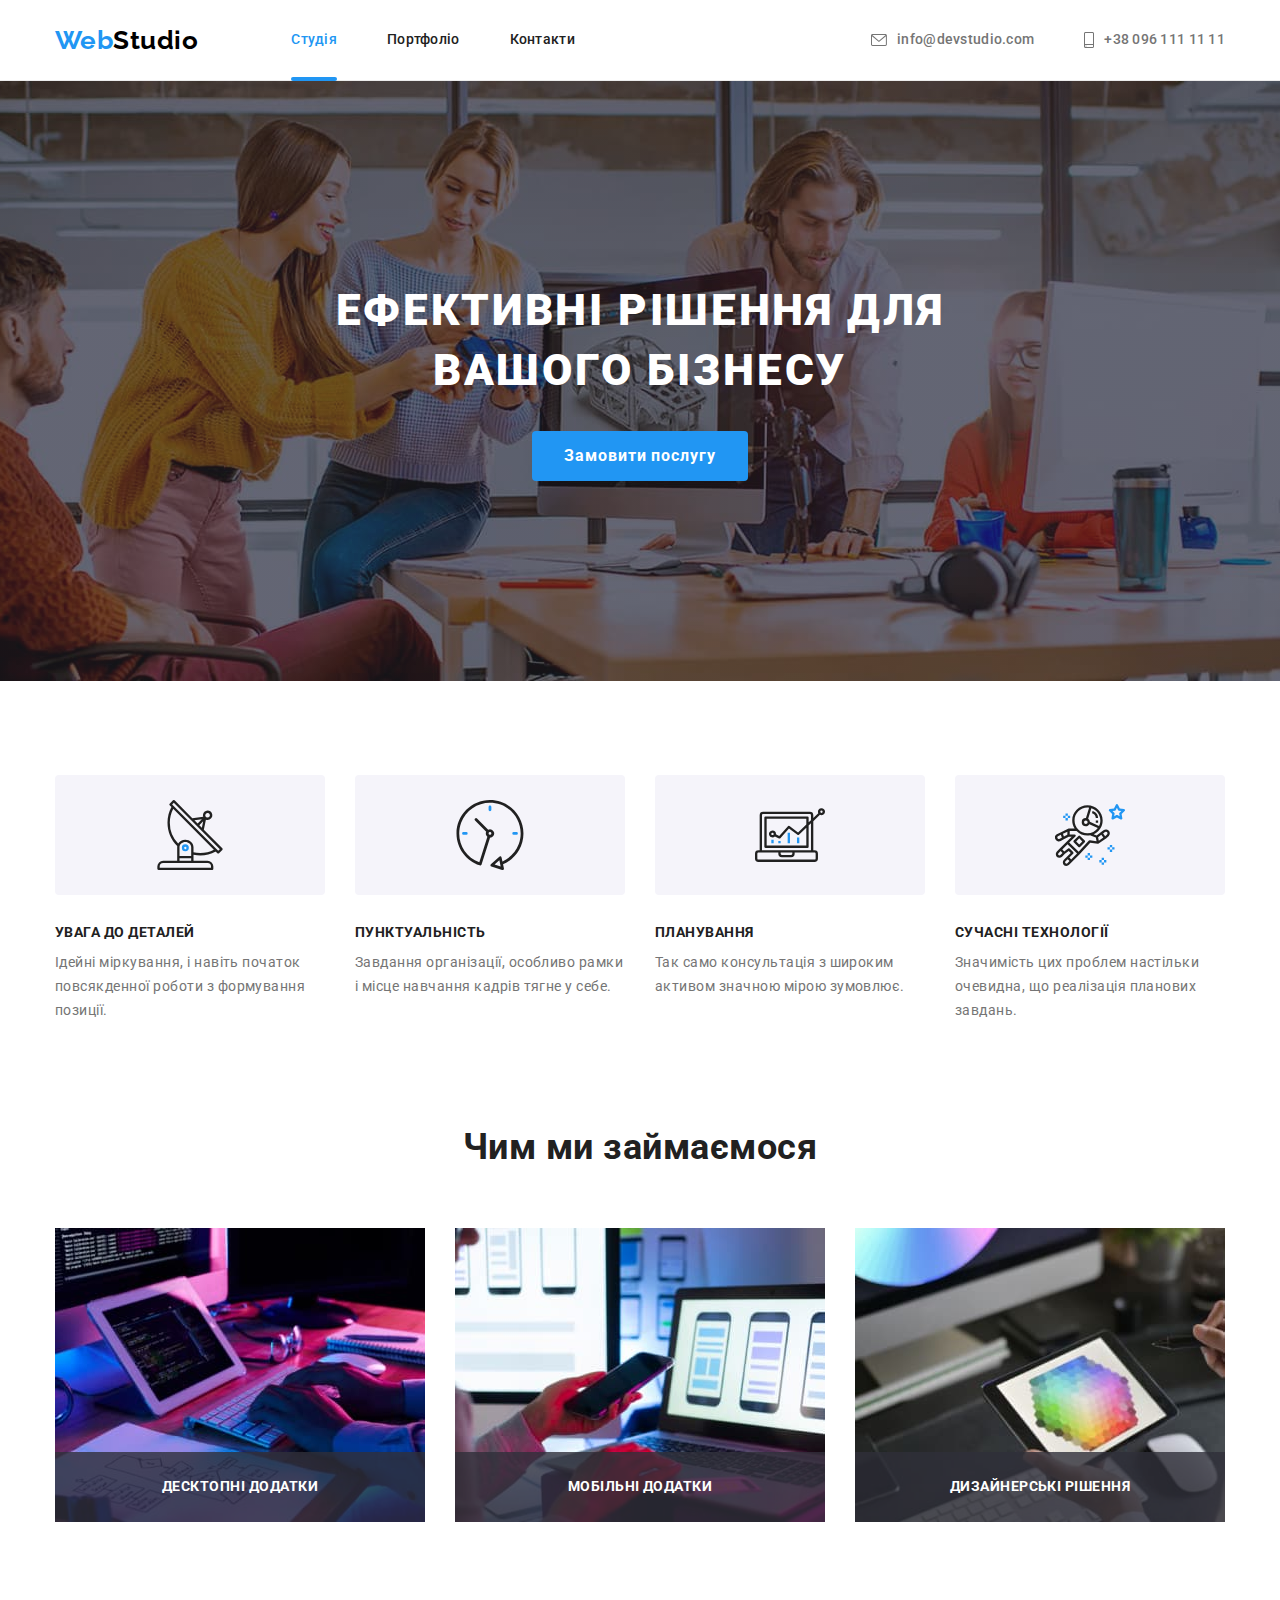
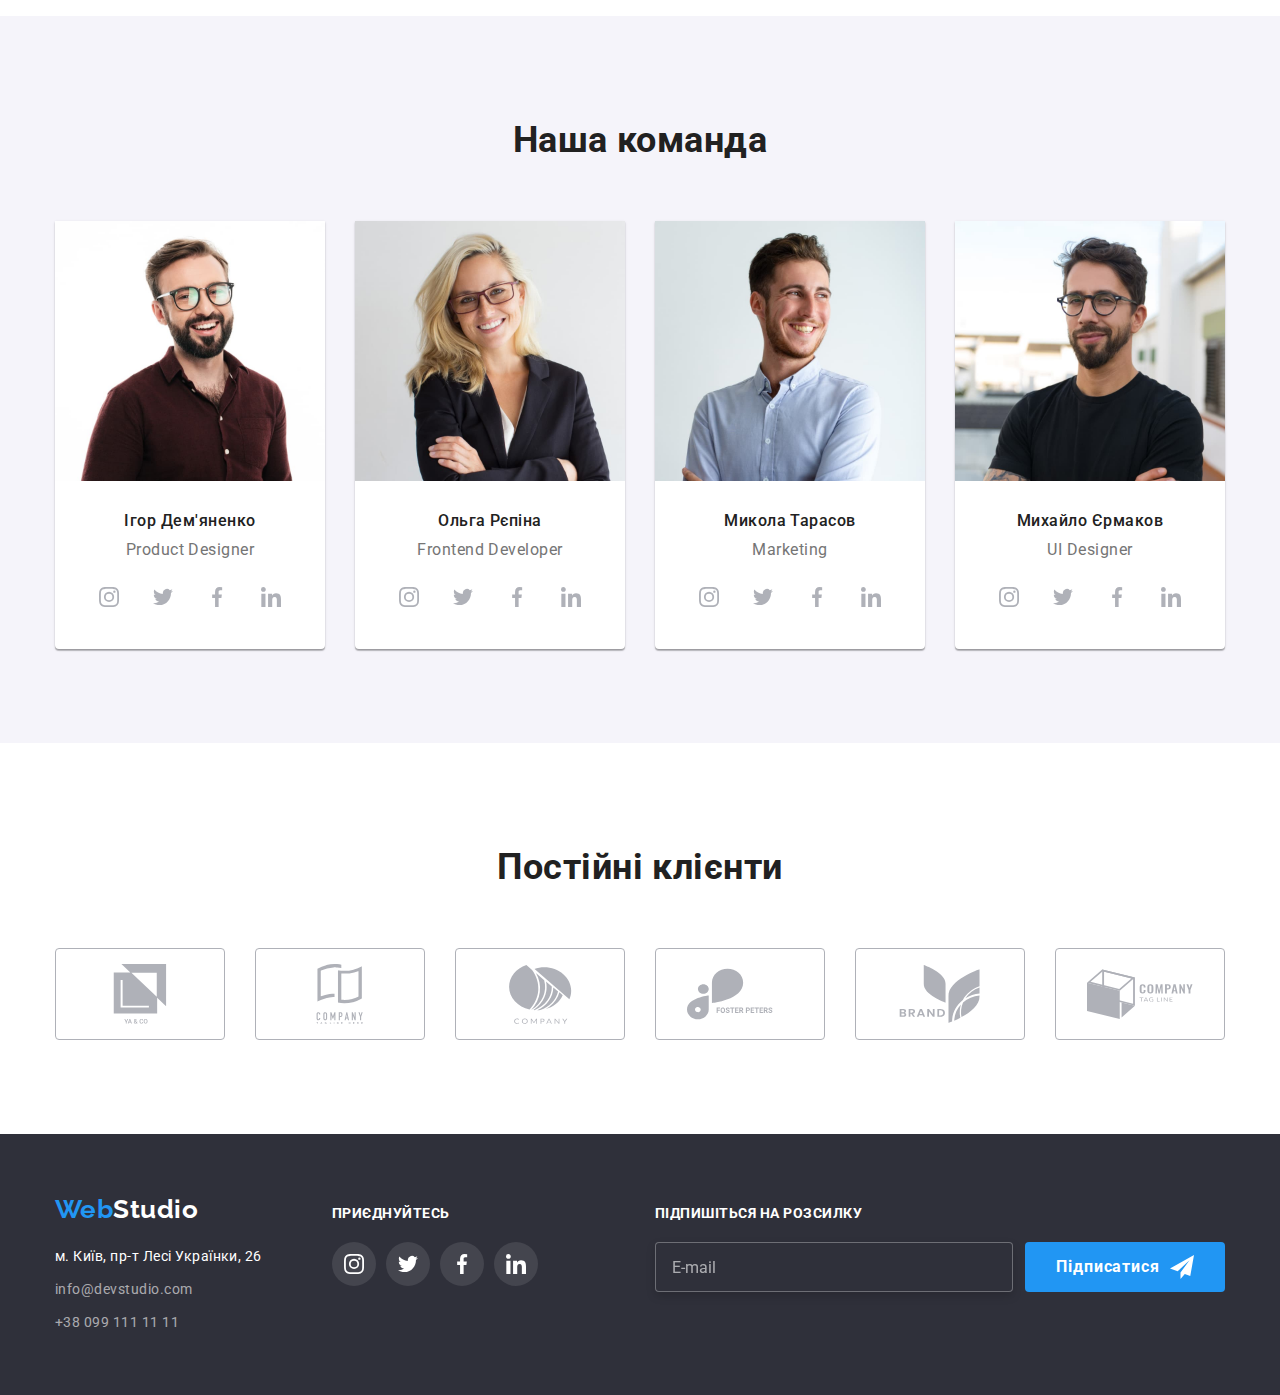
<file: index.html>
<!DOCTYPE html>
<html lang="uk">
  <head>
    <meta charset="UTF-8" />
    <meta http-equiv="X-UA-Compatible" content="IE=edge" />
    <meta name="viewport" content="width=device-width, initial-scale=1.0" />
    <title>Studio</title>
    <link rel="preconnect" href="https://fonts.googleapis.com" />
    <link rel="preconnect" href="https://fonts.gstatic.com" crossorigin />
    <link
      href="https://fonts.googleapis.com/css2?family=Raleway:wght@700&family=Roboto:wght@400;500;700;900&display=swap"
      rel="stylesheet"
    />
    <link
      rel="stylesheet"
      href="https://cdnjs.cloudflare.com/ajax/libs/modern-normalize/1.1.0/modern-normalize.min.css"
    />
    <link rel="stylesheet" href="./css/main.min.css" />
  </head>
  <body>
    <!-- Header -->
    <header class="page-header">
      <div class="container page-header--horisontal">
        <nav class="page-navigation">
          <a href="./index.html" class="logo"> <span class="logo logo--blue">Web</span>Studio </a>

          <ul class="site-nav list">
            <li class="site-nav__item">
              <a href="./index.html" class="site-nav__link site-nav__link--current">Студія</a>
            </li>
            <li class="site-nav__item">
              <a href="./portfolio.html" class="site-nav__link">Портфоліо</a>
            </li>
            <li class="site-nav__item"><a href="#" class="site-nav__link">Контакти</a></li>
          </ul>
        </nav>

        <ul class="site-contacts list">
          <li class="site-contacts__item">
            <a href="malito:info@devstudio.com" class="site-contacts__link">
              <svg
                lang="en"
                aria-label="icon mail"
                class="site-contacts__mail-icon"
                width="16"
                height="12"
              >
                <use href="./images/icons.svg#icon-envelope-1"></use></svg
              >info@devstudio.com</a
            >
          </li>
          <li class="site-contacts__item">
            <a href="tel:+380961111111" class="site-contacts__link">
              <svg
                lang="en"
                aria-label="icon smartphone"
                class="site-contacts__tel-icon"
                width="10"
                height="16"
              >
                <use href="./images/icons.svg#icon-smartphone"></use></svg
              >+38 096 111 11 11</a
            >
          </li>
        </ul>
      </div>
    </header>

    <main>
      <!-- Hero -->
      <section class="section-hero section-overlay">
        <div class="container">
          <h1 class="section-hero__hero-title">Ефективні рішення для вашого бізнесу</h1>
          <button type="button" class="button-base section-hero__hero-button" data-modal-open>
            Замовити послугу
          </button>
        </div>
      </section>

      <!-- Benefits -->
      <section class="section">
        <div class="container">
          <h2 class="visually-hidden">Наші особливості</h2>

          <ul class="benefits list">
            <li class="benefits__item">
              <div class="benefits-icon">
                <svg lang="en" aria-label="icon antenna" width="70" height="70">
                  <use href="./images/icons.svg#icon-antenna-1"></use>
                </svg>
              </div>

              <h3 class="benefits__item-title">УВАГА ДО ДЕТАЛЕЙ</h3>
              <p class="benefits__item-text">
                Ідейні міркування, і навіть початок повсякденної роботи з формування позиції.
              </p>
            </li>
            <li class="benefits__item">
              <div class="benefits-icon">
                <svg lang="en" aria-label="icon clock" width="70" height="70">
                  <use href="./images/icons.svg#icon-clock-1"></use>
                </svg>
              </div>

              <h3 class="benefits__item-title">ПУНКТУАЛЬНІСТЬ</h3>
              <p class="benefits__item-text">
                Завдання організації, особливо рамки і місце навчання кадрів тягне у себе.
              </p>
            </li>
            <li class="benefits__item">
              <div class="benefits-icon">
                <svg lang="en" aria-label="icon diagram" width="70" height="70">
                  <use href="./images/icons.svg#icon-diagram-1"></use>
                </svg>
              </div>

              <h3 class="benefits__item-title">ПЛАНУВАННЯ</h3>
              <p class="benefits__item-text">
                Так само консультація з широким активом значною мірою зумовлює.
              </p>
            </li>
            <li class="benefits__item">
              <div class="benefits-icon">
                <svg lang="en" aria-label="icon astronaut" width="70" height="70">
                  <use href="./images/icons.svg#icon-astronaut-1"></use>
                </svg>
              </div>

              <h3 class="benefits__item-title">СУЧАСНІ ТЕХНОЛОГІЇ</h3>
              <p class="benefits__item-text">
                Значимість цих проблем настільки очевидна, що реалізація планових завдань.
              </p>
            </li>
          </ul>
        </div>
      </section>

      <!-- Company services -->
      <section class="section section-services">
        <div class="container">
          <h2 class="section-title">Чим ми займаємося</h2>
          <ul class="list services-list">
            <li class="services-list__item">
              <img src="./images/img(1).jpg" alt="веб-сайт" width="370" />
              <div class="services-list__meta">
                <p class="services-list__name">Десктопні додатки</p>
              </div>
            </li>

            <li class="services-list__item">
              <img src="./images/img(2).jpg" alt="додаток" width="370" />
              <div class="services-list__meta">
                <p class="services-list__name">Мобільні додатки</p>
              </div>
            </li>

            <li class="services-list__item">
              <img src="./images/img(3).jpg" alt="дизайн" width="370" />
              <div class="services-list__meta">
                <p class="services-list__name">Дизайнерські рішення</p>
              </div>
            </li>
          </ul>
        </div>
      </section>

      <!-- Team -->
      <section class="section section-team">
        <div class="container">
          <h2 class="section-title">Наша команда</h2>
          <ul class="staff-gallery list">
            <li class="staff-gallery__item">
              <img src="./images/img1.jpg" alt="фото дизайнера продукта" width="270" />
              <div class="staff-gallery__item-box">
                <h3 class="staff-gallery__staff-title">Ігор Дем'яненко</h3>
                <p class="staff-gallery__staff-position">Product Designer</p>

                <ul class="social-links list">
                  <li>
                    <a href="#" class="social-link"
                      ><svg lang="en" aria-label="icon instagram" width="20" height="20">
                        <use href="./images/icons.svg#icon-instagram-2"></use></svg
                    ></a>
                  </li>
                  <li>
                    <a href="#" class="social-link"
                      ><svg lang="en" aria-label="icon twitter" width="20" height="20">
                        <use href="./images/icons.svg#icon-twitter-1"></use></svg
                    ></a>
                  </li>
                  <li>
                    <a href="#" class="social-link"
                      ><svg lang="en" aria-label="icon facebook" width="20" height="20">
                        <use href="./images/icons.svg#icon-facebook-1"></use></svg
                    ></a>
                  </li>
                  <li>
                    <a href="#" class="social-link"
                      ><svg lang="en" aria-label="icon linkedin" width="20" height="20">
                        <use href="./images/icons.svg#icon-linkedin-1"></use></svg
                    ></a>
                  </li>
                </ul>
              </div>
            </li>

            <li class="staff-gallery__item">
              <img src="./images/img2.jpg" alt="фото фронтед разробника" width="270" />
              <div class="staff-gallery__item-box">
                <h3 class="staff-gallery__staff-title">Ольга Рєпіна</h3>
                <p class="staff-gallery__staff-position">Frontend Developer</p>
                <ul class="social-links list">
                  <li>
                    <a href="#" class="social-link"
                      ><svg lang="en" aria-label="icon instagram" width="20" height="20">
                        <use href="./images/icons.svg#icon-instagram-2"></use></svg
                    ></a>
                  </li>
                  <li>
                    <a href="#" class="social-link"
                      ><svg lang="en" aria-label="icon twitter" width="20" height="20">
                        <use href="./images/icons.svg#icon-twitter-1"></use></svg
                    ></a>
                  </li>
                  <li>
                    <a href="#" class="social-link"
                      ><svg lang="en" aria-label="icon facebook" width="20" height="20">
                        <use href="./images/icons.svg#icon-facebook-1"></use></svg
                    ></a>
                  </li>
                  <li>
                    <a href="#" class="social-link"
                      ><svg lang="en" aria-label="icon linkedin" width="20" height="20">
                        <use href="./images/icons.svg#icon-linkedin-1"></use></svg
                    ></a>
                  </li>
                </ul>
              </div>
            </li>
            <li class="staff-gallery__item">
              <img src="./images/img3.jpg" alt="фото маркетолога" width="270" />
              <div class="staff-gallery__item-box">
                <h3 class="staff-gallery__staff-title">Микола Тарасов</h3>
                <p class="staff-gallery__staff-position">Marketing</p>

                <ul class="social-links list">
                  <li>
                    <a href="" class="social-link">
                      <svg lang="en" aria-label="icon instagram" width="20" height="20">
                        <use href="./images/icons.svg#icon-instagram-2"></use>
                      </svg>
                    </a>
                  </li>
                  <li>
                    <a href="" class="social-link">
                      <svg lang="en" aria-label="icon twitter" width="20" height="20">
                        <use href="./images/icons.svg#icon-twitter-1"></use>
                      </svg>
                    </a>
                  </li>
                  <li>
                    <a href="" class="social-link">
                      <svg lang="en" aria-label="icon facebook" width="20" height="20">
                        <use href="./images/icons.svg#icon-facebook-1"></use>
                      </svg>
                    </a>
                  </li>
                  <li>
                    <a href="" class="social-link">
                      <svg lang="en" aria-label="icon linkedin" width="20" height="20">
                        <use href="./images/icons.svg#icon-linkedin-1"></use>
                      </svg>
                    </a>
                  </li>
                </ul>
              </div>
            </li>
            <li class="staff-gallery__item">
              <img src="./images/img4.jpg" alt="фото інтерфейсу користувача" width="270" />
              <div class="staff-gallery__item-box">
                <h3 class="staff-gallery__staff-title">Михайло Єрмаков</h3>
                <p class="staff-gallery__staff-position">UI Designer</p>
                <ul class="social-links list">
                  <li>
                    <a href="" class="social-link">
                      <svg lang="en" aria-label="icon instagram" width="20" height="20">
                        <use href="./images/icons.svg#icon-instagram-2"></use>
                      </svg>
                    </a>
                  </li>
                  <li>
                    <a href="" class="social-link">
                      <svg lang="en" aria-label="icon twitter" width="20" height="20">
                        <use href="./images/icons.svg#icon-twitter-1"></use>
                      </svg>
                    </a>
                  </li>
                  <li>
                    <a href="" class="social-link">
                      <svg lang="en" aria-label="icon facebook" width="20" height="20">
                        <use href="./images/icons.svg#icon-facebook-1"></use>
                      </svg>
                    </a>
                  </li>
                  <li>
                    <a href="" class="social-link">
                      <svg lang="en" aria-label="icon linkedin" width="20" height="20">
                        <use href="./images/icons.svg#icon-linkedin-1"></use>
                      </svg>
                    </a>
                  </li>
                </ul>
              </div>
            </li>
          </ul>
        </div>
      </section>

      <!-- Clients -->
      <section class="section">
        <div class="container">
          <h2 class="section-title">Постійні клієнти</h2>
          <ul class="section-clients list">
            <li class="section-clients__item">
              <a href="" class="clients-icon">
                <svg lang="en" aria-label="icon first company" width="106" height="60">
                  <use href="./images/icons.svg#icon-group"></use>
                </svg>
              </a>
            </li>
            <li class="section-clients__item">
              <a href="" class="clients-icon">
                <svg lang="en" aria-label="icon second company" width="106" height="60">
                  <use href="./images/icons.svg#icon-group-1"></use>
                </svg>
              </a>
            </li>
            <li class="section-clients__item">
              <a href="" class="clients-icon">
                <svg lang="en" aria-label="icon third company" width="106" height="60">
                  <use href="./images/icons.svg#icon-group-2"></use>
                </svg>
              </a>
            </li>
            <li class="section-clients__item">
              <a href="" class="clients-icon">
                <svg lang="en" aria-label="icon fourth company" width="106" height="60">
                  <use href="./images/icons.svg#icon-group-3"></use>
                </svg>
              </a>
            </li>
            <li class="section-clients__item">
              <a href="" class="clients-icon">
                <svg lang="en" aria-label="icon fifth company" width="106" height="60">
                  <use href="./images/icons.svg#icon-group-4"></use>
                </svg>
              </a>
            </li>
            <li class="section-clients__item">
              <a href="" class="clients-icon">
                <svg lang="en" aria-label="icon sixth company" width="106" height="60">
                  <use href="./images/icons.svg#icon-group-5"></use>
                </svg>
              </a>
            </li>
          </ul>
        </div>
      </section>
    </main>
    <!-- Footer -->
    <footer class="footer">
      <div class="container footer--baseline">
        <div>
          <a href="./index.html" class="logo logo--blue"
            >Web<span class="logo logo--white">Studio</span>
          </a>
          <address>
            <ul class="footer-address list">
              <li>
                <a
                  href="https://goo.gl/maps/UHNFEPTADkzNhCQ2A"
                  target="_blank"
                  rel="noopener noreferrer nofollow"
                  class="footer-address__map-link"
                  >м. Київ, пр-т Лесі Українки, 26</a
                >
              </li>
              <li>
                <a href="malito:info@devstudio.com" class="footer-address__contacts"
                  >info@devstudio.com</a
                >
              </li>
              <li>
                <a href="tel:+380991111111" class="footer-address__contacts">+38 099 111 11 11</a>
              </li>
            </ul>
          </address>
        </div>

        <div class="footer-join">
          <p class="footer-join__text">приєднуйтесь</p>
          <ul class="footer-lists list">
            <li class="social-lists__item">
              <a href="" class="social-link social-link--fill">
                <svg lang="en" aria-label="icon instagram" width="20" height="20">
                  <use href="./images/icons.svg#icon-instagram-2"></use>
                </svg>
              </a>
            </li>
            <li class="social-lists__item">
              <a href="" class="social-link social-link--fill">
                <svg lang="en" aria-label="icon twitter" width="20" height="20">
                  <use href="./images/icons.svg#icon-twitter-1"></use>
                </svg>
              </a>
            </li>
            <li class="social-lists__item">
              <a href="" class="social-link social-link--fill">
                <svg lang="en" aria-label="icon facebook" width="20" height="20">
                  <use href="./images/icons.svg#icon-facebook-1"></use>
                </svg>
              </a>
            </li>
            <li class="social-lists__item">
              <a href="" class="social-link social-link--fill">
                <svg lang="en" aria-label="icon linkedin" width="20" height="20">
                  <use href="./images/icons.svg#icon-linkedin-1"></use>
                </svg>
              </a>
            </li>
          </ul>
        </div>

        <div class="subscribe-form">
          <p class="subscribe-form__text">Підпишіться на розсилку</p>
          <form class="form-field">
            <label>
              <input
                type="email"
                name="user-email"
                id="email"
                placeholder="E-mail"
                class="form-field__input"
              />
            </label>
            <button type="submit" class="button-base button-base--resize">
              Підписатися
              <svg lang="en" aria-label="icon send" width="24" height="24">
                <use href="./images/icons.svg#icon-icon-send"></use>
              </svg>
            </button>
          </form>
        </div>
      </div>
    </footer>

    <div class="backdrop is-hidden" data-modal>
      <div class="modal">
        <button type="button" class="close-btn" data-modal-close>
          <svg class="icon-modal" width="18" height="18">
            <use href="./images/icons.svg#icon-close"></use>
          </svg>
        </button>

        <p class="form-title">Залиште свої дані, ми вам передзвонимо</p>

        <form class="modal-form">
          <label for="name-user" class="modal-form__label">Ім'я</label>
          <div class="modal-form__position-icon">
            <input
              class="modal-form__input"
              type="text"
              name="user-name"
              id="name-user"
              required
              pattern="[a-zA-Zа-яА-ЯіІїЇ`ʼ]+"
            />
            <svg class="modal-icon" width="18" height="18">
              <use href="./images/icons.svg#icon-person-black"></use>
            </svg>
          </div>

          <label for="tel-user" class="modal-form__label">Телефон</label>
          <div class="modal-form__position-icon">
            <input
              class="modal-form__input"
              type="tel"
              name="user-tel"
              id="tel-user"
              required
              pattern="[0-9]{3}-[0-9]{3}-[0-9]{2}-[0-9]{2}"
              title="xxx-xxx-xx-xx"
            />
            <svg class="modal-icon" width="18" height="18">
              <use href="./images/icons.svg#icon-phone-black"></use>
            </svg>
          </div>

          <label for="email-user" class="modal-form__label">Пошта</label>
          <div class="modal-form__position-icon">
            <input
              class="modal-form__input"
              type="email"
              name="user-email"
              id="email-user"
              required
              pattern="[a-z0-9._%+-]+@[a-z0-9.-]+\.[a-z]{2,}$"
            />
            <svg class="modal-icon" width="18" height="18">
              <use href="./images/icons.svg#icon-email-black"></use>
            </svg>
          </div>

          <label for="comment-user" class="modal-form__label">Коментар</label>
          <textarea
            class="modal-form__textarea"
            name="user-comment"
            id="comment-user"
            placeholder="Введіть текст"
          ></textarea>

          <label for="done" class="terms-conditions">
            <input
              class="terms-conditions__check-tick"
              type="checkbox"
              name="agreement-concent"
              value="ok"
              id="done"
              required
            />
            <svg class="icon-box" width="16" height="15">
              <use class="icon-box__unchecked" href="./images/icons.svg#icon-checkbox"></use>
              <svg width="16" height="15">
                <use class="icon-box__checked" href="./images/icons.svg#icon-check"></use>
              </svg>
            </svg>

            Погоджуюся з розсилкою та приймаю&nbsp;<a href="#" class="terms-conditions__link"
              >Умови договору</a
            >
          </label>

          <button type="submit" class="button-base button-base--bigger">Відправити</button>
        </form>
      </div>
    </div>

    <script src="./js/modal.js"></script>
  </body>
</html>
</file>
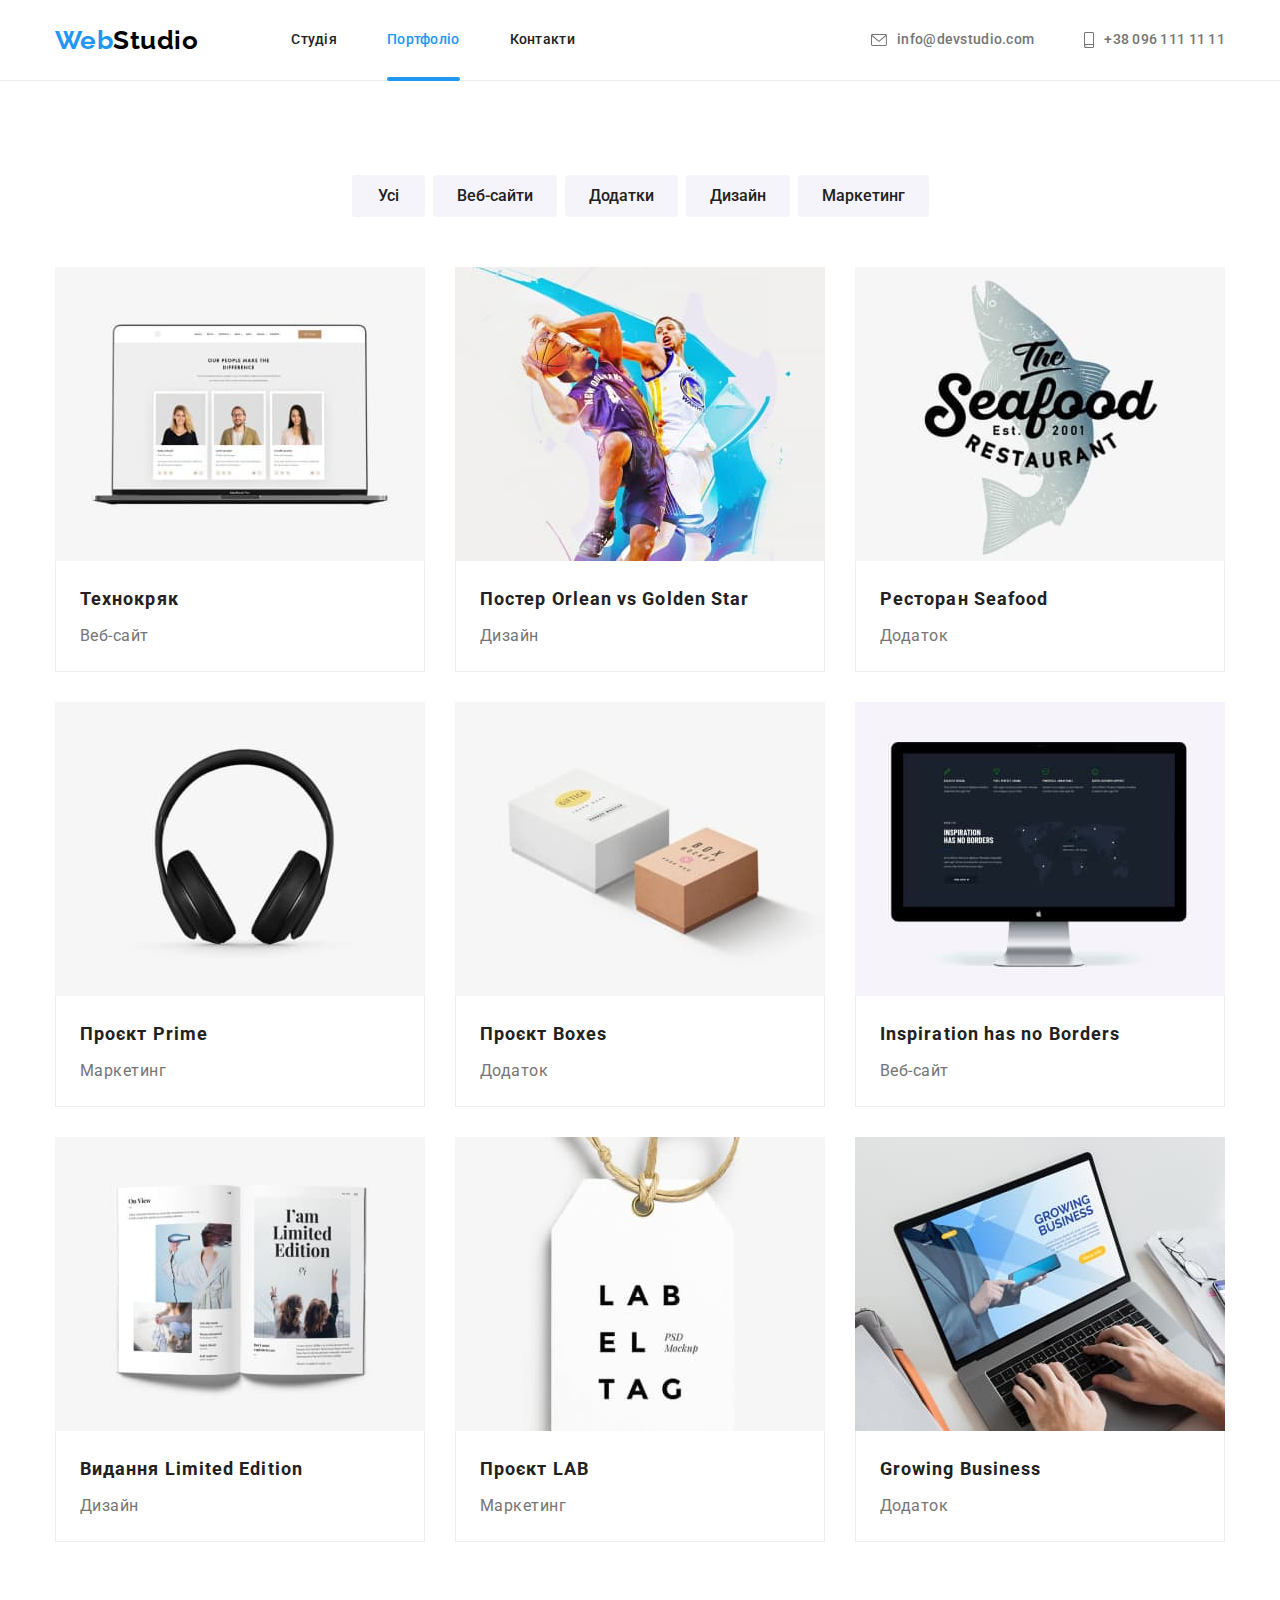
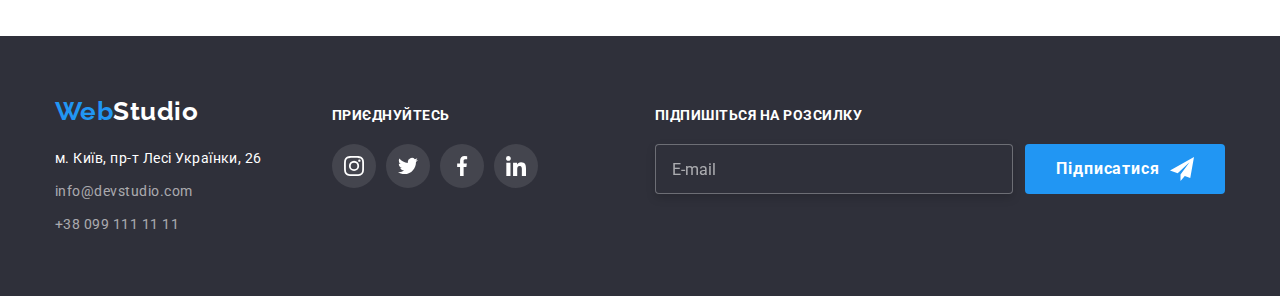
<file: portfolio.html>
<!DOCTYPE html>
<html lang="uk">
  <head>
    <meta charset="UTF-8" />
    <meta http-equiv="X-UA-Compatible" content="IE=edge" />
    <meta name="viewport" content="width=device-width, initial-scale=1.0" />
    <title>Portfolio</title>
    <link rel="preconnect" href="https://fonts.googleapis.com" />
    <link rel="preconnect" href="https://fonts.gstatic.com" crossorigin />
    <link
      href="https://fonts.googleapis.com/css2?family=Raleway:wght@700&family=Roboto:wght@400;500;700;900&display=swap"
      rel="stylesheet"
    />
    <link
      rel="stylesheet"
      href="https://cdnjs.cloudflare.com/ajax/libs/modern-normalize/1.1.0/modern-normalize.min.css"
    />
    <link rel="stylesheet" href="./css/main.min.css" />
  </head>
  <body>
    <header class="page-header">
      <div class="container page-header--horisontal">
        <nav class="page-navigation">
          <a href="./index.html" class="logo"><span class="logo logo--blue">Web</span>Studio</a>

          <ul class="site-nav list">
            <li class="site-nav__item">
              <a href="./index.html" class="site-nav__link">Студія</a>
            </li>
            <li class="site-nav__item">
              <a href="./portfolio.html" class="site-nav__link site-nav__link--current"
                >Портфоліо</a
              >
            </li>
            <li class="site-nav__item"><a href="#" class="site-nav__link">Контакти</a></li>
          </ul>
        </nav>

        <ul class="site-contacts list">
          <li class="site-contacts__item">
            <a href="malito:info@devstudio.com" class="site-contacts__link">
              <svg
                lang="en"
                aria-label="icon mail"
                class="site-contacts__mail-icon"
                width="16"
                height="12"
              >
                <use href="./images/icons.svg#icon-envelope-1"></use></svg
              >info@devstudio.com</a
            >
          </li>
          <li class="site-contacts__item">
            <a href="tel:+380961111111" class="site-contacts__link">
              <svg
                lang="en"
                aria-label="icon smartphone"
                class="site-contacts__tel-icon"
                width="10"
                height="16"
              >
                <use href="./images/icons.svg#icon-smartphone"></use></svg
              >+38 096 111 11 11</a
            >
          </li>
        </ul>
      </div>
    </header>

    <main>
      <section class="section">
        <div class="container">
          <h1 class="visually-hidden">Перелік послуг</h1>
          <ul class="button-filter list">
            <li><button type="button" class="button-filter__button">Усі</button></li>
            <li><button type="button" class="button-filter__button">Веб-сайти</button></li>
            <li><button type="button" class="button-filter__button">Додатки</button></li>
            <li><button type="button" class="button-filter__button">Дизайн</button></li>
            <li><button type="button" class="button-filter__button">Маркетинг</button></li>
          </ul>

          <ul class="cards-set list">
            <li class="cards-set__item">
              <a href="#" class="product">
                <div class="product__wrapper">
                  <img src="./images/pic2/img(01).jpg" alt="ноутбук" width="370" />
                  <p class="product__text-overlay">
                    Ресурс пропонує комплексні пропозиції з різним рівнем функціоналу та сервісів.
                    Все це дозволить відвідувачу отримати вичерпні відомості про компанію чи
                    приватну особу.
                  </p>
                </div>

                <div class="product__meta">
                  <h2 class="product__title">Технокряк</h2>
                  <p class="product__name">Веб-сайт</p>
                </div>
              </a>
            </li>

            <li class="cards-set__item">
              <a href="#" class="product">
                <div class="product__wrapper">
                  <img
                    src="./images/pic2/img(02).jpg"
                    alt="чоловіки грають у баскетбол"
                    width="370"
                  />
                  <p class="product__text-overlay">
                    Ресурс пропонує комплексні пропозиції з різним рівнем функціоналу та сервісів.
                    Все це дозволить відвідувачу отримати вичерпні відомості про компанію чи
                    приватну особу.
                  </p>
                </div>

                <div class="product__meta">
                  <h2 class="product__title">
                    Постер <span lang="en">Orlean vs Golden Star</span>
                  </h2>
                  <p class="product__name">Дизайн</p>
                </div>
              </a>
            </li>

            <li class="cards-set__item">
              <a href="#" class="product">
                <div class="product__wrapper">
                  <img src="./images/pic2/img(03).jpg" alt="логотип ресторану" width="370" />
                  <p class="product__text-overlay">
                    Ресурс пропонує комплексні пропозиції з різним рівнем функціоналу та сервісів.
                    Все це дозволить відвідувачу отримати вичерпні відомості про компанію чи
                    приватну особу.
                  </p>
                </div>

                <div class="product__meta">
                  <h2 class="product__title">Ресторан <span lang="en">Seafood</span></h2>
                  <p class="product__name">Додаток</p>
                </div>
              </a>
            </li>
            <li class="cards-set__item">
              <a href="#" class="product">
                <div class="product__wrapper">
                  <img src="./images/pic2/img(04).jpg" alt="навушники" width="370" />
                  <p class="product__text-overlay">
                    Ресурс пропонує комплексні пропозиції з різним рівнем функціоналу та сервісів.
                    Все це дозволить відвідувачу отримати вичерпні відомості про компанію чи
                    приватну особу.
                  </p>
                </div>

                <div class="product__meta">
                  <h2 class="product__title">Проєкт <span lang="en">Prime</span></h2>
                  <p class="product__name">Маркетинг</p>
                </div>
              </a>
            </li>
            <li class="cards-set__item">
              <a href="#" class="product">
                <div class="product__wrapper">
                  <img src="./images/pic2/img(05).jpg" alt="дві коробки" width="370" />
                  <p class="product__text-overlay">
                    Ресурс пропонує комплексні пропозиції з різним рівнем функціоналу та сервісів.
                    Все це дозволить відвідувачу отримати вичерпні відомості про компанію чи
                    приватну особу.
                  </p>
                </div>
                <div class="product__meta">
                  <h2 class="product__title">Проєкт <span lang="en">Boxes</span></h2>
                  <p class="product__name">Додаток</p>
                </div>
              </a>
            </li>
            <li class="cards-set__item">
              <a href="#" class="product">
                <div class="product__wrapper">
                  <img src="./images/pic2/img(06).jpg" alt="монітор" width="370" />
                  <p class="product__text-overlay">
                    Ресурс пропонує комплексні пропозиції з різним рівнем функціоналу та сервісів.
                    Все це дозволить відвідувачу отримати вичерпні відомості про компанію чи
                    приватну особу.
                  </p>
                </div>

                <div class="product__meta">
                  <h2 class="product__title"><span lang="en">Inspiration has no Borders</span></h2>
                  <p class="product__name">Веб-сайт</p>
                </div>
              </a>
            </li>
            <li class="cards-set__item">
              <a href="#" class="product">
                <div class="product__wrapper">
                  <img src="./images/pic2/img(07).jpg" alt="журнал" width="370" />
                  <p class="product__text-overlay">
                    Ресурс пропонує комплексні пропозиції з різним рівнем функціоналу та сервісів.
                    Все це дозволить відвідувачу отримати вичерпні відомості про компанію чи
                    приватну особу.
                  </p>
                </div>
                <div class="product__meta">
                  <h2 class="product__title">Видання <span lang="en">Limited Edition</span></h2>
                  <p class="product__name">Дизайн</p>
                </div>
              </a>
            </li>
            <li class="cards-set__item">
              <a href="#" class="product">
                <div class="product__wrapper">
                  <img src="./images/pic2/img(08).jpg" alt="етикетка" width="370" />
                  <p class="product__text-overlay">
                    Ресурс пропонує комплексні пропозиції з різним рівнем функціоналу та сервісів.
                    Все це дозволить відвідувачу отримати вичерпні відомості про компанію чи
                    приватну особу.
                  </p>
                </div>
                <div class="product__meta">
                  <h2 class="product__title">Проєкт <span lang="en">LAB</span></h2>
                  <p class="product__name">Маркетинг</p>
                </div>
              </a>
            </li>
            <li class="cards-set__item">
              <a href="#" class="product">
                <div class="product__wrapper">
                  <img
                    src="./images/pic2/img(09).jpg"
                    alt="чоловік друкує на ноутбуці"
                    width="370"
                  />
                  <p class="product__text-overlay">
                    Ресурс пропонує комплексні пропозиції з різним рівнем функціоналу та сервісів.
                    Все це дозволить відвідувачу отримати вичерпні відомості про компанію чи
                    приватну особу.
                  </p>
                </div>

                <div class="product__meta">
                  <h2 class="product__title"><span lang="en">Growing Business</span></h2>
                  <p class="product__name">Додаток</p>
                </div>
              </a>
            </li>
          </ul>
        </div>
      </section>
    </main>
    <!-- Footer -->
    <footer class="footer">
      <div class="container footer--baseline">
        <div>
          <a href="./index.html" class="logo logo--blue"
            >Web<span class="logo logo--white">Studio</span>
          </a>
          <address>
            <ul class="footer-address list">
              <li>
                <a
                  href="https://goo.gl/maps/UHNFEPTADkzNhCQ2A"
                  target="_blank"
                  rel="noopener noreferrer nofollow"
                  class="footer-address__map-link"
                  >м. Київ, пр-т Лесі Українки, 26</a
                >
              </li>
              <li>
                <a href="malito:info@devstudio.com" class="footer-address__contacts"
                  >info@devstudio.com</a
                >
              </li>
              <li>
                <a href="tel:+380991111111" class="footer-address__contacts">+38 099 111 11 11</a>
              </li>
            </ul>
          </address>
        </div>

        <div class="footer-join">
          <p class="footer-join__text">приєднуйтесь</p>
          <ul class="footer-lists list">
            <li class="social-lists__item">
              <a href="" class="social-link social-link--fill">
                <svg lang="en" aria-label="icon instagram" width="20" height="20">
                  <use href="./images/icons.svg#icon-instagram-2"></use>
                </svg>
              </a>
            </li>
            <li class="social-lists__item">
              <a href="" class="social-link social-link--fill">
                <svg lang="en" aria-label="icon twitter" width="20" height="20">
                  <use href="./images/icons.svg#icon-twitter-1"></use>
                </svg>
              </a>
            </li>
            <li class="social-lists__item">
              <a href="" class="social-link social-link--fill">
                <svg lang="en" aria-label="icon facebook" width="20" height="20">
                  <use href="./images/icons.svg#icon-facebook-1"></use>
                </svg>
              </a>
            </li>
            <li class="social-lists__item">
              <a href="" class="social-link social-link--fill">
                <svg lang="en" aria-label="icon linkedin" width="20" height="20">
                  <use href="./images/icons.svg#icon-linkedin-1"></use>
                </svg>
              </a>
            </li>
          </ul>
        </div>

        <div class="subscribe-form">
          <p class="subscribe-form__text">Підпишіться на розсилку</p>
          <form class="form-field">
            <label>
              <input
                type="email"
                name="user-email"
                id="email"
                placeholder="E-mail"
                class="form-field__input"
              />
            </label>
            <button type="submit" class="button-base button-base--resize">
              Підписатися
              <svg lang="en" aria-label="icon send" width="24" height="24">
                <use href="./images/icons.svg#icon-icon-send"></use>
              </svg>
            </button>
          </form>
        </div>
      </div>
    </footer>
  </body>
</html>
</file>
<file: css/main.min.css>
:root{--primary-text-color: #757575;--title-text-color: #212121;--accent-color: #2196f3;--primary-background-color: #ffffff;--secondary-background-color: #2f303a;--photo-background-color: #f5f4fa;--logo-text-color: #000000;--hero-btn-background: #188ce8;--footer-contacts-color: rgba(255, 255, 255, 0.6);--hero-bcg-color: #c4c4c4}.section-clients,.services-list__meta,.benefits-icon,.terms-conditions,.close-btn,.social-link,.button-base{display:flex;justify-content:center;align-items:center}.visually-hidden{position:absolute;white-space:nowrap;width:1px;height:1px;overflow:hidden;border:0;padding:0;clip:rect(0 0 0 0);clip-path:50%;margin:-1px}body{background-color:var(--primary-background-color);color:var(--primary-text-color);font-family:Roboto,sans-serif;letter-spacing:.03em}img{display:block;max-width:100%;height:auto}.list{list-style:none;padding:0;margin:0}.section{padding-top:94px;padding-bottom:94px}.container{margin-left:auto;margin-right:auto;padding:0 15px;width:1200px}.logo{color:var(--logo-text-color);font-family:Raleway;font-weight:700;font-size:26px;line-height:1.19;text-decoration:none}.logo--blue{color:var(--accent-color)}.logo--white{color:var(--primary-background-color);display:inline-block;margin-bottom:20px}.button-base{color:var(--primary-background-color);background-color:var(--accent-color);font-family:inherit;font-weight:700;font-size:16px;line-height:1.88;text-align:center;letter-spacing:.06em;border:rgba(0,0,0,0);border-radius:4px;cursor:pointer;transition:background-color 250ms cubic-bezier(0.4, 0, 0.2, 1)}.button-base:hover,.button-base:focus{background-color:var(--hero-btn-background);box-shadow:0px 4px 4px rgba(0,0,0,.15)}.button-base--bigger{padding:10px 52px;align-self:center}.button-base--resize{padding:10px 28px;min-width:200px;gap:10px}.social-link{width:44px;height:44px;border-radius:50%;color:#afb1b8;fill:currentColor;transition:background-color 250ms cubic-bezier(0.4, 0, 0.2, 1),fill 250ms cubic-bezier(0.4, 0, 0.2, 1)}.social-link:hover,.social-link:focus{fill:var(--primary-background-color);background-color:var(--accent-color)}.social-link--fill{color:var(--primary-background-color);fill:currentColor;background-color:rgba(255,255,255,.1)}.backdrop{position:fixed;z-index:100;top:0;left:0;width:100%;height:100%;background-color:rgba(0,0,0,.1);transition:opacity 500ms cubic-bezier(0.4, 0, 0.2, 1),visibility 500ms cubic-bezier(0.4, 0, 0.2, 1)}.backdrop.is-hidden{visibility:hidden;opacity:0;pointer-events:none}.modal{position:absolute;top:50%;left:50%;transform:translate(-50%, -50%);min-width:528px;min-height:581px;background-color:var(--primary-background-color);border-radius:4px;padding:40px}.close-btn{position:absolute;top:8px;right:8px;width:30px;height:30px;border-radius:50%;padding:0;border:1px solid rgba(0,0,0,.1);background-color:rgba(0,0,0,0);cursor:pointer;fill:currentColor}.close-btn:hover,.close-btn:focus{color:var(--accent-color)}.form-title{font-weight:700;font-size:20px;line-height:1.15;text-align:center;color:var(--title-text-color);margin-top:0;margin-bottom:12px}.modal-form{display:flex;flex-direction:column}.modal-form__label{font-size:12px;line-height:1.17;letter-spacing:.01em;color:var(--primary-text-color);margin-bottom:4px}.modal-form__input{width:100%;border:1px solid rgba(33,33,33,.2);border-radius:4px;height:40px;padding-left:42px;transition:border-color 250ms cubic-bezier(0.4, 0, 0.2, 1)}.modal-form__input:focus{outline:none;border-color:var(--accent-color)}.modal-form__position-icon{position:relative;margin-bottom:10px}.modal-icon{position:absolute;top:50%;left:12px;transform:translateY(-50%);transition:fill 250ms cubic-bezier(0.4, 0, 0.2, 1)}.modal-form__position-icon:focus-within .modal-icon{fill:var(--accent-color)}.modal-form__textarea{resize:none;width:100%;height:120px;border:1px solid rgba(33,33,33,.2);border-radius:4px;margin-bottom:20px;padding:12px 16px;transition:border-color 250ms cubic-bezier(0.4, 0, 0.2, 1)}.modal-form__textarea::placeholder{font-size:12px;line-height:1.17;letter-spacing:.01em;color:rgba(117,117,117,.5)}.modal-form__textarea:focus{outline:none;border-color:var(--accent-color)}.terms-conditions{font-size:14px;line-height:1.71;letter-spacing:.01em;color:var(--primary-text-color);width:425px;height:24px;margin-bottom:30px}.terms-conditions__check-tick{position:absolute;white-space:nowrap;width:1px;height:1px;overflow:hidden;border:0;padding:0;clip:rect(0 0 0 0);clip-path:50%;margin:-1px;width:16px;height:15px}.terms-conditions__check-tick:checked+.icon-box .icon-box__unchecked{display:none}.icon-box{margin-right:8px;cursor:pointer}.terms-conditions__check-tick:checked+.icon-box{background-color:var(--accent-color);background-origin:border-box;border-color:var(--accent-color)}.terms-conditions__check-tick:focus+.icon-box{box-shadow:0 0 0 1px var(--accent-color)}.icon-box__checked{display:none}.terms-conditions__check-tick:checked+.icon-box .icon-box__checked{display:block}.terms-conditions__link{color:var(--accent-color)}.section-title{margin-top:0;margin-bottom:50px;color:var(--title-text-color);font-weight:700;font-size:36px;line-height:1.7;text-align:center}.page-header{border-bottom:1px solid #ececec}.page-header--horisontal{display:flex}.page-navigation{display:flex;align-items:center}.site-nav{display:flex;margin-left:93px;gap:50px}.site-nav__link{display:block;padding-top:32px;padding-bottom:32px;color:var(--title-text-color);font-weight:500;font-size:14px;line-height:1.14;letter-spacing:.02em;text-decoration:none;position:relative;transition:color 250ms cubic-bezier(0.4, 0, 0.2, 1)}.site-nav__link:hover,.site-nav__link:focus{color:var(--accent-color)}.site-nav__link--current{color:var(--accent-color)}.site-nav__link--current::after{content:"";position:absolute;left:0;bottom:-1px;border-radius:2px;width:100%;height:4px;background:var(--accent-color)}.site-contacts{display:flex;margin-left:auto;gap:50px}.site-contacts__link{display:flex;padding-top:32px;padding-bottom:32px;color:var(--primary-text-color);font-weight:500;font-size:14px;line-height:1.14;letter-spacing:.02em;text-decoration:none;align-items:center;fill:currentColor;transition:color 250ms cubic-bezier(0.4, 0, 0.2, 1)}.site-contacts__link:hover,.site-contacts__link:focus{color:var(--accent-color)}.site-contacts__mail-icon{width:16px;height:12px;margin-right:10px}.site-contacts__tel-icon{width:10px;height:16px;margin-right:10px}.section-hero{padding:200px 0;background-color:var(--hero-bcg-color);text-align:center}.section-overlay{max-width:1600px;height:600px;margin-left:auto;margin-right:auto;background-image:linear-gradient(to right, rgba(47, 48, 58, 0.4), rgba(47, 48, 58, 0.4)),url(../images/hero-fon.jpg);background-repeat:no-repeat;background-position:center}.section-hero__hero-title{margin-left:auto;margin-right:auto;margin-top:0;margin-bottom:30px;width:696px;color:var(--primary-background-color);font-weight:900;font-size:44px;line-height:1.36;letter-spacing:.06em;text-transform:uppercase}.section-hero__hero-button{margin:0 auto;padding:10px 32px;min-width:216px}.benefits{display:flex;gap:30px}.benefits__item{max-width:270px;flex-basis:calc((100% - 90px)/4)}.benefits-icon{background-color:#f5f4fa;margin-bottom:30px;border-radius:4px;width:100%;height:120px}.benefits__item-title{margin-top:0;margin-bottom:10px;color:var(--title-text-color);font-weight:700;font-size:14px;line-height:1.14;text-transform:uppercase}.benefits__item-text{margin-bottom:0;margin-top:0;font-weight:400;font-size:14px;line-height:1.71}.section-services{padding-top:0}.services-list{display:flex;gap:30px}.services-list__item{position:relative}.services-list__meta{position:absolute;bottom:0;width:100%;height:70px;background:rgba(47,48,58,.8)}.services-list__name{font-weight:700;font-size:14px;line-height:1.14;text-transform:uppercase;color:var(--primary-background-color);margin:0}.section-team{background-color:var(--photo-background-color)}.staff-gallery{display:flex;justify-content:center;gap:30px}.staff-gallery__item{flex-basis:calc((100% - 90px)/4);max-width:270px;border-radius:0px 0px 4px 4px;box-shadow:0px 1px 3px rgba(0,0,0,.12),0px 1px 1px rgba(0,0,0,.14),0px 2px 1px rgba(0,0,0,.2);background-color:var(--primary-background-color)}.staff-gallery__item-box{padding-top:30px;padding-bottom:30px}.staff-gallery__staff-title{margin-top:0;margin-bottom:10px;color:var(--title-text-color);font-weight:500;font-size:16px;line-height:1.19;text-align:center}.staff-gallery__staff-position{margin-top:0;margin-bottom:0;font-weight:400;font-size:16px;line-height:1.19;text-align:center}.social-links{display:flex;justify-content:center;gap:10px;padding-top:16px}.section-clients{gap:30px}.section-clients__item{flex-basis:calc((100% - 150px)/6);max-width:170px;height:92px}.clients-icon{display:inline-flex;width:100%;height:100%;border:1px solid #afb1b8;border-radius:4px;justify-content:center;align-items:center;color:#afb1b8;fill:currentColor;transition:fill 250ms cubic-bezier(0.4, 0, 0.2, 1)}.clients-icon:hover,.clients-icon:focus{fill:var(--accent-color);border-color:var(--accent-color)}.footer{background-color:var(--secondary-background-color);padding:60px 0}.footer--baseline{display:flex;align-items:baseline}.footer-address{display:flex;flex-direction:column;gap:9px}.footer-address__map-link{display:block;color:var(--primary-background-color);font-size:14px;line-height:1.7;font-style:normal;text-decoration:none}.footer-address__contacts{display:block;color:var(--footer-contacts-color);font-style:normal;font-size:14px;line-height:1.7;text-decoration:none;transition:color 250ms cubic-bezier(0.4, 0, 0.2, 1)}.footer-address__contacts:hover,.footer-address__contacts:focus{color:var(--accent-color)}.footer-join{margin-left:70px}.footer-join__text{font-weight:700;font-size:14px;line-height:1.14;text-transform:uppercase;color:var(--primary-background-color);margin-top:0%;margin-bottom:20px}.footer-lists{display:flex;gap:10px}.social-lists__item{flex-basis:calc((100% - 30px)/4);max-width:44px;height:44px}.subscribe-form{margin-left:auto}.subscribe-form__text{font-weight:700;font-size:14px;line-height:1.14;text-transform:uppercase;color:var(--primary-background-color);margin-top:0;margin-bottom:20px}.form-field{display:flex;gap:12px}.form-field__input{width:358px;height:50px;border:1px solid rgba(255,255,255,.3);filter:drop-shadow(0px 4px 4px rgba(0, 0, 0, 0.15));border-radius:4px;background-color:var(--secondary-background-color);margin:0;padding-top:15px;padding-bottom:15px;padding-left:16px;color:var(--primary-background-color)}.form-field__input::placeholder{font-size:16px;line-height:1.25;color:rgba(255,255,255,.6)}.button-filter{display:flex;justify-content:center;margin-bottom:50px;gap:8px}.button-filter__button{display:inline-block;min-width:73px;padding:6px 22px;color:var(--title-text-color);background-color:var(--photo-background-color);font-family:inherit;font-weight:500;font-size:16px;line-height:1.62;text-align:center;border-color:rgba(0,0,0,0);border-radius:4px;cursor:pointer;transition:background-color 250ms cubic-bezier(0.4, 0, 0.2, 1),color 250ms cubic-bezier(0.4, 0, 0.2, 1),box-shadow 250ms cubic-bezier(0.4, 0, 0.2, 1)}.button-filter__button:hover,.button-filter__button:focus{color:var(--primary-background-color);background-color:var(--accent-color);box-shadow:0px 3px 1px rgba(0,0,0,.1),0px 1px 2px rgba(0,0,0,.08),0px 2px 2px rgba(0,0,0,.12)}.cards-set{display:flex;flex-wrap:wrap;justify-content:center;gap:30px 30px}.cards-set__item{flex-basis:calc((100% - 60px)/3);max-width:370px}.product{display:block;text-decoration:none;color:var(--title-text-color)}.product:hover,.product:focus{box-shadow:0px 1px 1px rgba(0,0,0,.12),0px 4px 4px rgba(0,0,0,.06),1px 4px 6px rgba(0,0,0,.16)}.product__wrapper{position:relative;overflow:hidden}.product__text-overlay{position:absolute;top:0;left:0;height:101%;width:100%;font-size:18px;line-height:1.6;padding:63px 24px;margin:0;background-color:rgba(33,150,243,.9);color:var(--primary-background-color);transform:translateY(100%);transition:transform 250ms cubic-bezier(0.4, 0, 0.2, 1),box-shadow 250ms cubic-bezier(0.4, 0, 0.2, 1)}.product:hover .product__text-overlay,.product:focus .product__text-overlay{transform:translate(0%)}.product__meta{padding:20px 24px;border-bottom:1px solid #eee;border-right:1px solid #eee;border-left:1px solid #eee}.product__title{margin-top:0;margin-bottom:4px;color:var(--title-text-color);font-weight:700;font-size:18px;line-height:2;letter-spacing:.06em}.product__name{margin-top:0;margin-bottom:0;color:var(--primary-text-color);font-size:16px;line-height:1.88}/*# sourceMappingURL=main.min.css.map */
</file>
